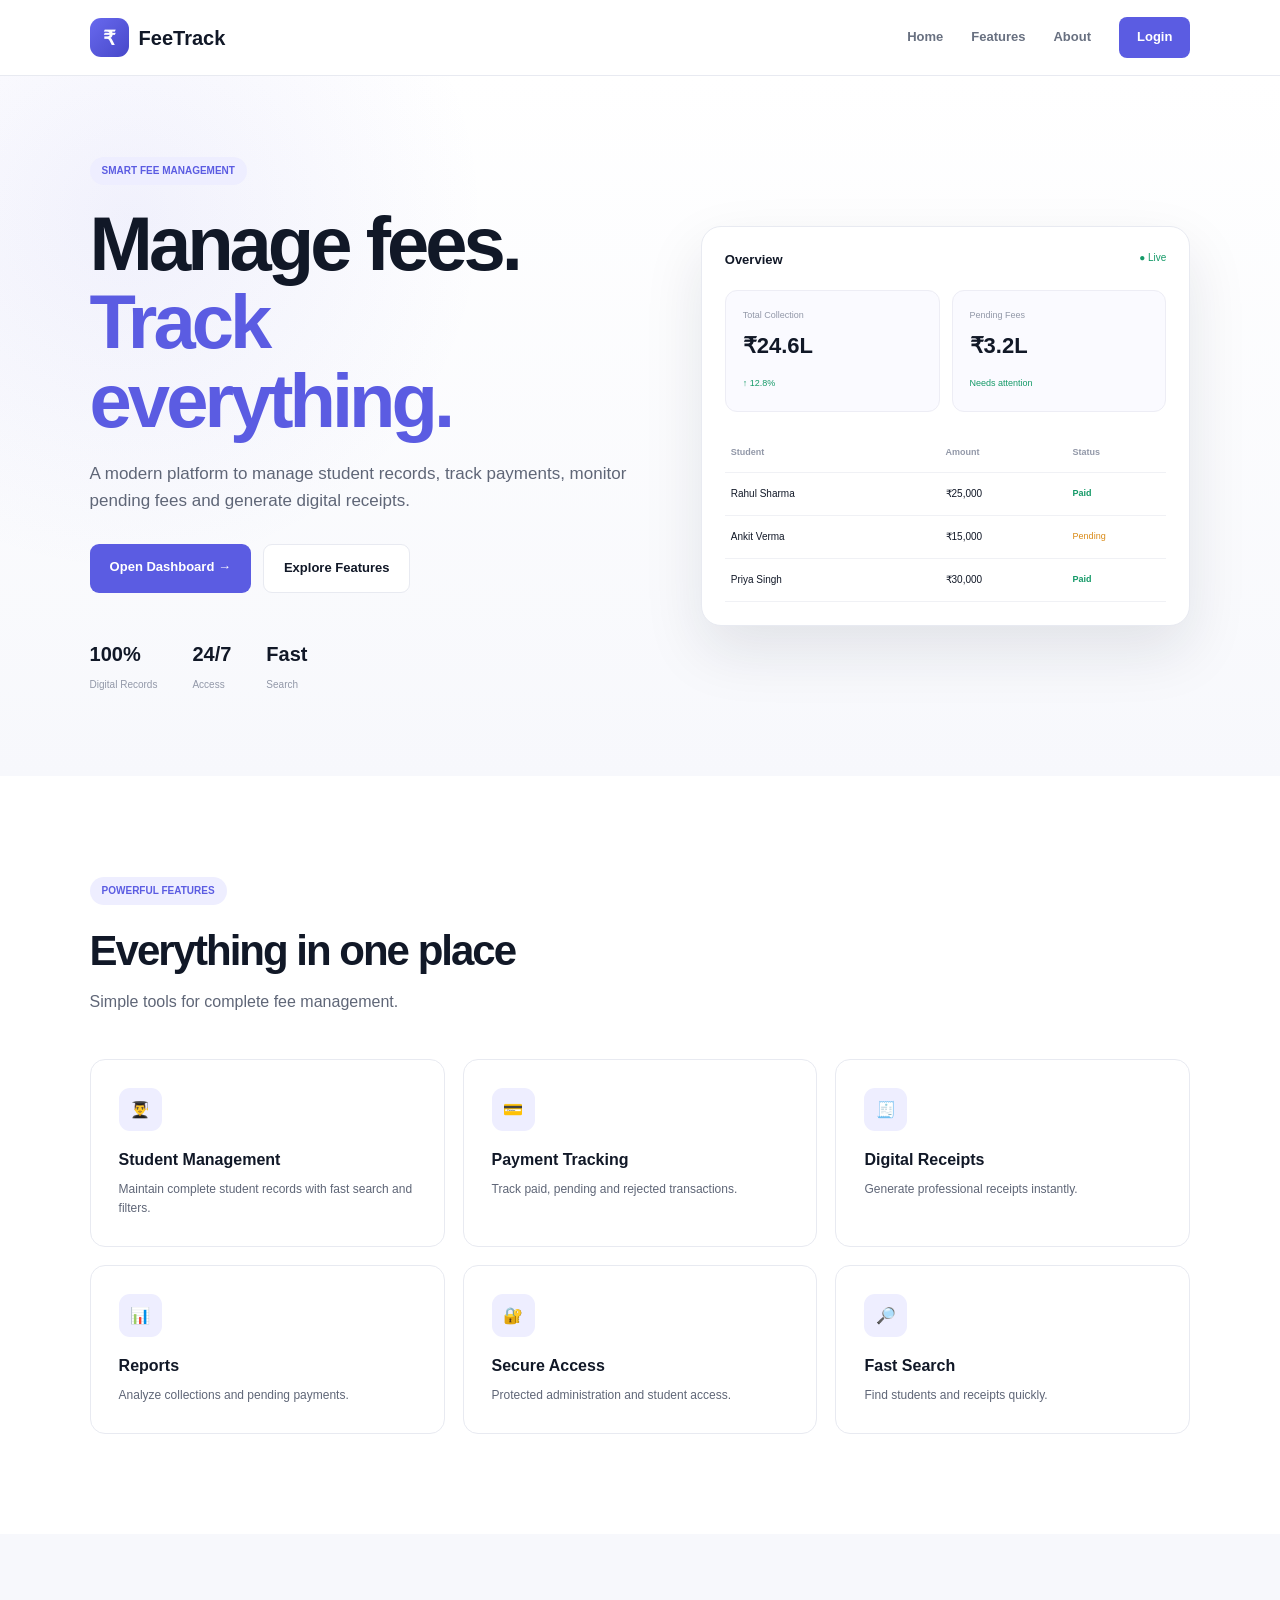
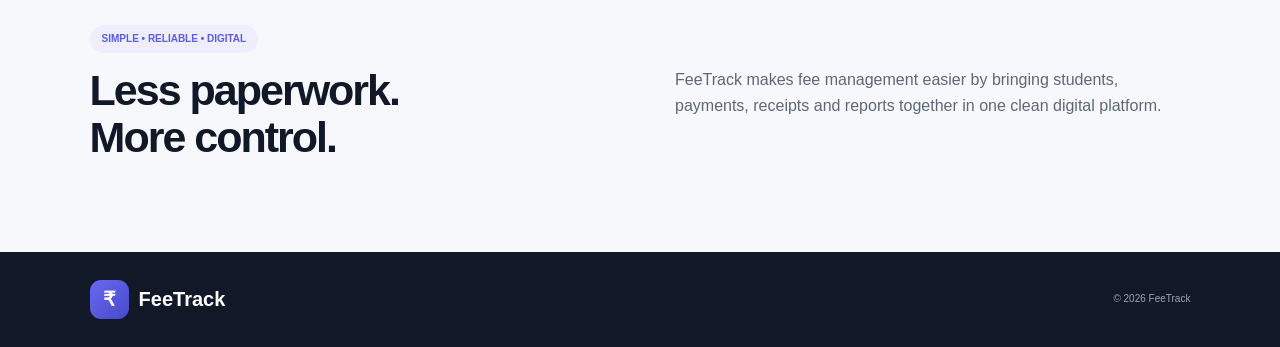
<file: FeeTrack/index.html>
<!DOCTYPE html>
<html lang="en">
<head>
<meta charset="UTF-8">
<meta name="viewport" content="width=device-width,initial-scale=1.0">
<title>FeeTrack | Fee Management</title>
<link rel="stylesheet" href="css/style.css">
</head>
<body>

<header class="navbar">
  <a href="index.html" class="brand">
    <span class="brand-icon">₹</span>
    <span>FeeTrack</span>
  </a>

  <nav>
    <a href="#home">Home</a>
    <a href="#features">Features</a>
    <a href="#about">About</a>
    <a href="login.html" class="login-btn">Login</a>
  </nav>
</header>

<section class="hero" id="home">
  <div class="hero-content">
    <span class="badge">SMART FEE MANAGEMENT</span>

    <h1>Manage fees.<br><span>Track everything.</span></h1>

    <p>
      A modern platform to manage student records,
      track payments, monitor pending fees and generate
      digital receipts.
    </p>

    <div class="hero-buttons">
      <a href="login.html" class="primary-btn">Open Dashboard →</a>
      <a href="#features" class="secondary-btn">Explore Features</a>
    </div>

    <div class="hero-stats">
      <div>
        <strong>100%</strong>
        <small>Digital Records</small>
      </div>
      <div>
        <strong>24/7</strong>
        <small>Access</small>
      </div>
      <div>
        <strong>Fast</strong>
        <small>Search</small>
      </div>
    </div>
  </div>

  <div class="dashboard-preview">
    <div class="preview-top">
      <strong>Overview</strong>
      <span>● Live</span>
    </div>

    <div class="preview-cards">
      <div>
        <small>Total Collection</small>
        <strong>₹24.6L</strong>
        <em>↑ 12.8%</em>
      </div>

      <div>
        <small>Pending Fees</small>
        <strong>₹3.2L</strong>
        <em>Needs attention</em>
      </div>
    </div>

    <div class="preview-table">
      <div class="preview-row head">
        <span>Student</span>
        <span>Amount</span>
        <span>Status</span>
      </div>

      <div class="preview-row">
        <span>Rahul Sharma</span>
        <span>₹25,000</span>
        <b>Paid</b>
      </div>

      <div class="preview-row">
        <span>Ankit Verma</span>
        <span>₹15,000</span>
        <i>Pending</i>
      </div>

      <div class="preview-row">
        <span>Priya Singh</span>
        <span>₹30,000</span>
        <b>Paid</b>
      </div>
    </div>
  </div>
</section>

<section class="features" id="features">

  <div class="section-title">
    <span class="badge">POWERFUL FEATURES</span>
    <h2>Everything in one place</h2>
    <p>Simple tools for complete fee management.</p>
  </div>

  <div class="feature-grid">

    <article>
      <span>👨‍🎓</span>
      <h3>Student Management</h3>
      <p>Maintain complete student records with fast search and filters.</p>
    </article>

    <article>
      <span>💳</span>
      <h3>Payment Tracking</h3>
      <p>Track paid, pending and rejected transactions.</p>
    </article>

    <article>
      <span>🧾</span>
      <h3>Digital Receipts</h3>
      <p>Generate professional receipts instantly.</p>
    </article>

    <article>
      <span>📊</span>
      <h3>Reports</h3>
      <p>Analyze collections and pending payments.</p>
    </article>

    <article>
      <span>🔐</span>
      <h3>Secure Access</h3>
      <p>Protected administration and student access.</p>
    </article>

    <article>
      <span>🔎</span>
      <h3>Fast Search</h3>
      <p>Find students and receipts quickly.</p>
    </article>

  </div>
</section>

<section class="about" id="about">
  <div>
    <span class="badge">SIMPLE • RELIABLE • DIGITAL</span>
    <h2>Less paperwork.<br>More control.</h2>
  </div>

  <p>
    FeeTrack makes fee management easier by bringing
    students, payments, receipts and reports together
    in one clean digital platform.
  </p>
</section>

<footer>
  <div class="brand">
    <span class="brand-icon">₹</span>
    <span>FeeTrack</span>
  </div>

  <span>© 2026 FeeTrack</span>
</footer>

</body>
</html>
</file>
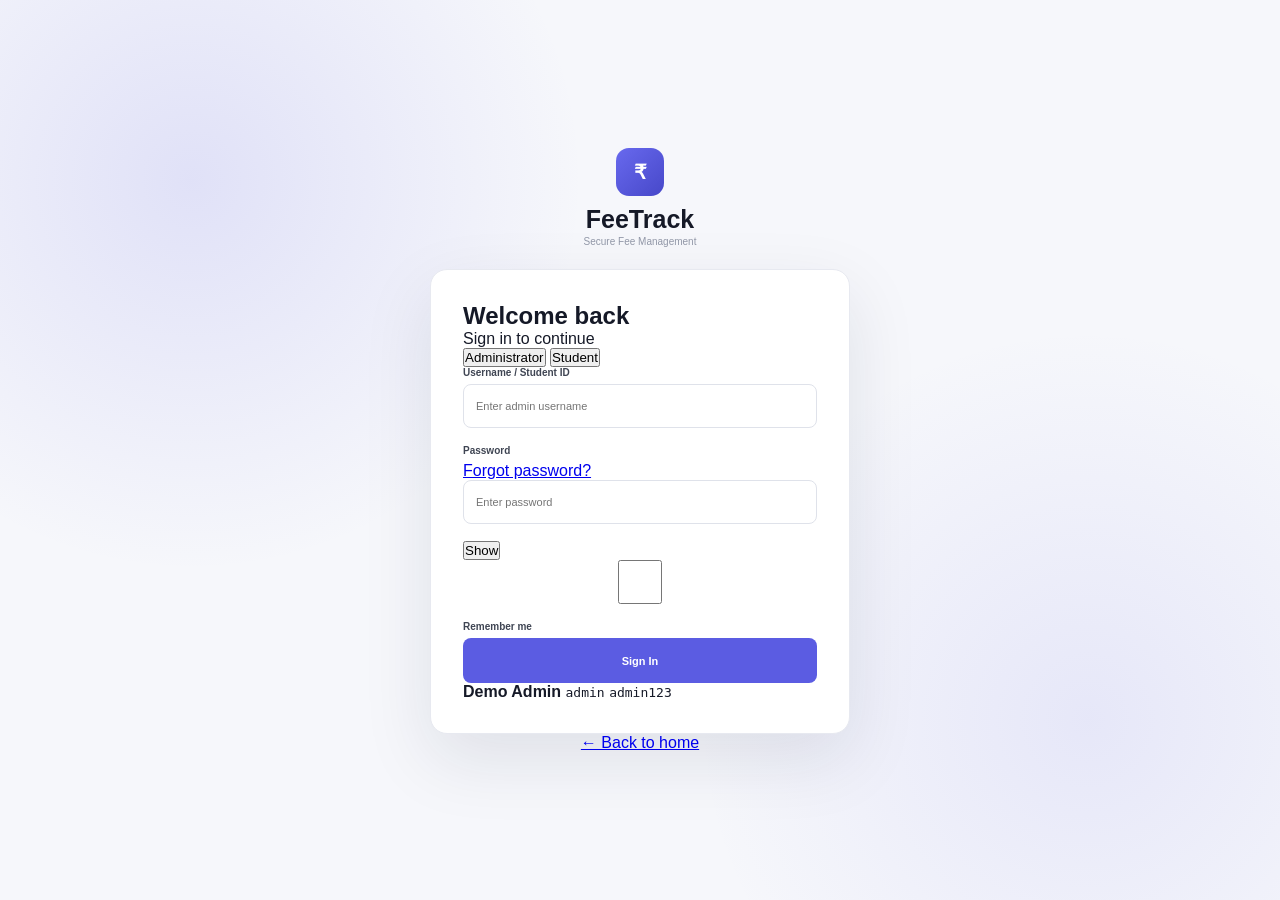
<file: FeeTrack/admin.html>
<!DOCTYPE html>
<html lang="en">
<head>
<meta charset="UTF-8">
<meta name="viewport" content="width=device-width,initial-scale=1.0">
<title>Admin Dashboard | FeeTrack</title>
<link rel="stylesheet" href="css/admin.css">
</head>
<body>

<div class="app">

<aside class="sidebar" id="sidebar">

  <div class="side-brand">
    <span class="brand-icon">₹</span>
    <div>
      <strong>FeeTrack</strong>
      <small>Management</small>
    </div>
  </div>

  <nav>

    <small>MAIN</small>

    <button class="nav active" data-section="dashboard">▦ <span>Dashboard</span></button>
    <button class="nav" data-section="students">♙ <span>Students</span></button>
    <button class="nav" data-section="payments">◉ <span>Payments</span><b id="pendingBadge">0</b></button>
    <button class="nav" data-section="receipts">▤ <span>Receipts</span></button>

    <small>MANAGEMENT</small>

    <button class="nav" data-section="fees">₹ <span>Fee Structure</span></button>
    <button class="nav" data-section="reports">◫ <span>Reports</span></button>
    <button class="nav" data-section="activity">◷ <span>Activity Logs</span></button>

    <small>SYSTEM</small>

    <button class="nav" data-section="notifications">♢ <span>Notifications</span></button>
    <button class="nav" data-section="settings">⚙ <span>Settings</span></button>

  </nav>

  <div class="side-user">
    <div class="avatar">A</div>
    <div>
      <strong>Administrator</strong>
      <small>Super Admin</small>
    </div>
    <button id="logoutBtn">↪</button>
  </div>

</aside>

<main class="main">

<header class="topbar">

  <button class="menu" id="menuBtn">☰</button>

  <div>
    <h2 id="pageTitle">Dashboard</h2>
    <p id="pageSubtitle">Welcome back! Here's what's happening today.</p>
  </div>

  <div class="top-actions">
    <button class="notification-btn">♢</button>

    <div class="top-user">
      <div class="avatar">A</div>
      <span>Administrator</span>
    </div>
  </div>

</header>

<div class="content">

<!-- DASHBOARD -->

<section class="page active" id="dashboard">

<div class="section-top">
  <div>
    <h1>Overview</h1>
    <p>Monitor your fee collection and student records.</p>
  </div>
  <button class="primary" onclick="openPaymentModal()">+ Record Payment</button>
</div>

<div class="stats">

  <div class="stat">
    <span>Total Students</span>
    <strong id="totalStudents">0</strong>
    <small>Registered students</small>
  </div>

  <div class="stat">
    <span>Total Collection</span>
    <strong id="totalCollection">₹0</strong>
    <small class="green">Payment received</small>
  </div>

  <div class="stat">
    <span>Pending Fees</span>
    <strong id="totalPending">₹0</strong>
    <small class="orange">Requires attention</small>
  </div>

  <div class="stat">
    <span>Today's Payments</span>
    <strong id="todayPayments">0</strong>
    <small>Transactions today</small>
  </div>

</div>

<div class="dashboard-grid">

<div class="panel">

<div class="panel-title">
  <div>
    <h3>Recent Payments</h3>
    <p>Latest payment activity</p>
  </div>
  <button class="text-btn" onclick="navigateTo('payments')">View all →</button>
</div>

<div class="table-wrap">
<table>
<thead>
<tr>
<th>Receipt</th>
<th>Student</th>
<th>Amount</th>
<th>Mode</th>
<th>Status</th>
</tr>
</thead>
<tbody id="recentPayments"></tbody>
</table>
</div>

</div>

<div class="panel">

<div class="panel-title">
<div>
<h3>Payment Status</h3>
<p>Current overview</p>
</div>
</div>

<div class="donut-box">
<div class="donut">
<div>
<strong id="paidPercentage">0%</strong>
<small>Paid</small>
</div>
</div>
</div>

<div class="legend">
<span>● Paid <b id="paidCount">0</b></span>
<span>● Pending <b id="pendingCount">0</b></span>
</div>

</div>

</div>

<div class="panel">

<div class="panel-title">
<div>
<h3>Quick Actions</h3>
<p>Frequently used tools</p>
</div>
</div>

<div class="quick">

<button onclick="navigateTo('students')">
<span>♙</span>
<strong>Manage Students</strong>
<small>Add or update records</small>
</button>

<button onclick="openPaymentModal()">
<span>₹</span>
<strong>Record Payment</strong>
<small>Add transaction</small>
</button>

<button onclick="navigateTo('receipts')">
<span>▤</span>
<strong>Find Receipt</strong>
<small>Search receipts</small>
</button>

<button onclick="navigateTo('reports')">
<span>◫</span>
<strong>View Reports</strong>
<small>Analyze data</small>
</button>

</div>
</div>

</section>


<!-- STUDENTS -->

<section class="page" id="students">

<div class="section-top">
<div>
<h1>Students</h1>
<p>Manage student records and fee information.</p>
</div>
<button class="primary" onclick="openStudentModal()">+ Add Student</button>
</div>

<div class="toolbar">

<div class="search">
⌕
<input id="studentSearch" placeholder="Search by name, ID or course...">
</div>

<select id="courseFilter">
<option value="">All Courses</option>
<option>Computer Science</option>
<option>Information Technology</option>
<option>Mechanical Engineering</option>
<option>Electrical Engineering</option>
</select>

<button class="secondary" onclick="resetStudentFilters()">Reset</button>

</div>

<div class="panel">
<div class="table-wrap">

<table>
<thead>
<tr>
<th>Student</th>
<th>ID</th>
<th>Course</th>
<th>Semester</th>
<th>Total</th>
<th>Paid</th>
<th>Due</th>
<th>Status</th>
<th>Action</th>
</tr>
</thead>
<tbody id="studentsTable"></tbody>
</table>

</div>
</div>

</section>


<!-- PAYMENTS -->

<section class="page" id="payments">

<div class="section-top">
<div>
<h1>Payments</h1>
<p>Track and verify payment transactions.</p>
</div>
<button class="primary" onclick="openPaymentModal()">+ Record Payment</button>
</div>

<div class="toolbar">

<div class="search">
⌕
<input id="paymentSearch" placeholder="Search payment or student...">
</div>

<select id="paymentStatusFilter">
<option value="">All Status</option>
<option>Paid</option>
<option>Pending</option>
<option>Rejected</option>
</select>

<select id="paymentModeFilter">
<option value="">All Modes</option>
<option>Cash</option>
<option>UPI</option>
<option>Card</option>
<option>Bank Transfer</option>
</select>

</div>

<div class="panel">
<div class="table-wrap">

<table>
<thead>
<tr>
<th>Payment ID</th>
<th>Receipt</th>
<th>Student</th>
<th>Amount</th>
<th>Mode</th>
<th>Date</th>
<th>Status</th>
<th>Action</th>
</tr>
</thead>
<tbody id="paymentsTable"></tbody>
</table>

</div>
</div>

</section>


<!-- RECEIPTS -->

<section class="page" id="receipts">

<div class="section-top">
<div>
<h1>Receipts</h1>
<p>Search, view and print payment receipts.</p>
</div>
</div>

<div class="toolbar">
<div class="search wide">
⌕
<input id="receiptSearch" placeholder="Search receipt, payment ID or student...">
</div>
</div>

<div class="panel">
<div class="table-wrap">

<table>
<thead>
<tr>
<th>Receipt Number</th>
<th>Student</th>
<th>Payment ID</th>
<th>Amount</th>
<th>Date</th>
<th>Status</th>
<th>Action</th>
</tr>
</thead>
<tbody id="receiptsTable"></tbody>
</table>

</div>
</div>

</section>


<!-- FEES -->

<section class="page" id="fees">

<div class="section-top">
<div>
<h1>Fee Structure</h1>
<p>Configure fees and payment deadlines.</p>
</div>
<button class="primary" onclick="openFeeModal()">+ Add Fee</button>
</div>

<div class="fee-grid" id="feeGrid"></div>

</section>


<!-- REPORTS -->

<section class="page" id="reports">

<div class="section-top">
<div>
<h1>Reports</h1>
<p>Analyze payment and collection records.</p>
</div>
<button class="secondary" onclick="window.print()">Print Report</button>
</div>

<div class="stats">

<div class="stat">
<span>Total Transactions</span>
<strong id="reportTransactions">0</strong>
</div>

<div class="stat">
<span>Total Collected</span>
<strong id="reportCollected">₹0</strong>
</div>

<div class="stat">
<span>Pending Amount</span>
<strong id="reportPending">₹0</strong>
</div>

<div class="stat">
<span>Collection Rate</span>
<strong id="reportRate">0%</strong>
</div>

</div>

<div class="dashboard-grid">

<div class="panel">
<div class="panel-title">
<div>
<h3>Collection by Payment Mode</h3>
<p>Transaction distribution</p>
</div>
</div>
<div class="report-list" id="modeReport"></div>
</div>

<div class="panel">
<div class="panel-title">
<div>
<h3>Fee Status</h3>
<p>Student payment status</p>
</div>
</div>
<div class="report-list" id="feeStatusReport"></div>
</div>

</div>

</section>


<!-- ACTIVITY -->

<section class="page" id="activity">

<div class="section-top">
<div>
<h1>Activity Logs</h1>
<p>Track recent system activity.</p>
</div>
<button class="secondary" onclick="clearActivityLogs()">Clear Logs</button>
</div>

<div class="panel">
<div class="activity-list" id="activityList"></div>
</div>

</section>


<!-- NOTIFICATIONS -->

<section class="page" id="notifications">

<div class="section-top">
<div>
<h1>Notifications</h1>
<p>Payment and fee-related alerts.</p>
</div>
</div>

<div class="panel">
<div class="notification-list" id="notificationList"></div>
</div>

</section>


<!-- SETTINGS -->

<section class="page" id="settings">

<div class="section-top">
<div>
<h1>Settings</h1>
<p>Manage account and system preferences.</p>
</div>
</div>

<div class="settings-grid">

<div class="panel settings">

<h3>Administrator Profile</h3>
<p>Update administrator information.</p>

<label>Name</label>
<input id="adminName" value="Administrator">

<label>Email</label>
<input id="adminEmail" value="admin@feetrack.com">

<button class="primary" onclick="saveSettings()">Save Changes</button>

</div>

<div class="panel settings">

<h3>System Preferences</h3>
<p>Control application behaviour.</p>

<label class="switch">
<span>
<strong>Payment Notifications</strong>
<small>Show payment alerts</small>
</span>
<input type="checkbox" checked id="paymentNotifications">
</label>

<label class="switch">
<span>
<strong>Activity Logging</strong>
<small>Record administrative actions</small>
</span>
<input type="checkbox" checked id="activityLogging">
</label>

<label class="switch">
<span>
<strong>Auto Receipt Generation</strong>
<small>Generate receipts automatically</small>
</span>
<input type="checkbox" checked id="autoReceipt">
</label>

</div>

</div>

</section>

</div>
</main>
</div>


<!-- STUDENT MODAL -->

<div class="modal-bg" id="studentModal">

<div class="modal">

<div class="modal-head">
<div>
<h3 id="studentModalTitle">Add Student</h3>
<p>Enter student information.</p>
</div>
<button onclick="closeModal('studentModal')">×</button>
</div>

<form id="studentForm">

<input type="hidden" id="editStudentId">

<div class="form-grid">

<div>
<label>Student ID</label>
<input id="studentId" required>
</div>

<div>
<label>Full Name</label>
<input id="studentName" required>
</div>

<div>
<label>Course</label>
<select id="studentCourse" required>
<option value="">Select course</option>
<option>Computer Science</option>
<option>Information Technology</option>
<option>Mechanical Engineering</option>
<option>Electrical Engineering</option>
</select>
</div>

<div>
<label>Semester</label>
<select id="studentSemester" required>
<option value="">Select semester</option>
<option>1st</option>
<option>2nd</option>
<option>3rd</option>
<option>4th</option>
<option>5th</option>
<option>6th</option>
<option>7th</option>
<option>8th</option>
</select>
</div>

<div>
<label>Contact Number</label>
<input id="studentContact" required>
</div>

<div>
<label>Total Fee</label>
<input id="studentFee" type="number" min="0" required>
</div>

</div>

<div class="modal-actions">
<button type="button" class="secondary" onclick="closeModal('studentModal')">Cancel</button>
<button class="primary">Save Student</button>
</div>

</form>
</div>
</div>


<!-- PAYMENT MODAL -->

<div class="modal-bg" id="paymentModal">

<div class="modal">

<div class="modal-head">
<div>
<h3>Record Payment</h3>
<p>Add a new payment transaction.</p>
</div>
<button onclick="closeModal('paymentModal')">×</button>
</div>

<form id="paymentForm">

<div class="form-grid">

<div class="full">
<label>Student</label>
<select id="paymentStudent" required></select>
</div>

<div>
<label>Amount</label>
<input id="paymentAmount" type="number" min="1" required>
</div>

<div>
<label>Payment Mode</label>
<select id="paymentMode" required>
<option value="">Select mode</option>
<option>Cash</option>
<option>UPI</option>
<option>Card</option>
<option>Bank Transfer</option>
</select>
</div>

<div>
<label>Date</label>
<input id="paymentDate" type="date" required>
</div>

<div>
<label>Status</label>
<select id="paymentStatus">
<option>Paid</option>
<option>Pending</option>
</select>
</div>

<div class="full">
<label>Remarks</label>
<textarea id="paymentRemarks"></textarea>
</div>

</div>

<div class="modal-actions">
<button type="button" class="secondary" onclick="closeModal('paymentModal')">Cancel</button>
<button class="primary">Save Payment</button>
</div>

</form>
</div>
</div>


<!-- FEE MODAL -->

<div class="modal-bg" id="feeModal">

<div class="modal small">

<div class="modal-head">
<div>
<h3>Add Fee Type</h3>
<p>Create a new fee category.</p>
</div>
<button onclick="closeModal('feeModal')">×</button>
</div>

<form id="feeForm">

<label>Fee Name</label>
<input id="feeName" required>

<label>Amount</label>
<input id="feeAmount" type="number" min="0" required>

<label>Due Date</label>
<input id="feeDueDate" type="date" required>

<div class="modal-actions">
<button type="button" class="secondary" onclick="closeModal('feeModal')">Cancel</button>
<button class="primary">Add Fee</button>
</div>

</form>
</div>
</div>


<!-- RECEIPT MODAL -->

<div class="modal-bg" id="receiptModal">

<div class="modal receipt-modal">

<div class="modal-head no-print">
<div>
<h3>Payment Receipt</h3>
<p>Official payment confirmation.</p>
</div>
<button onclick="closeModal('receiptModal')">×</button>
</div>

<div id="receiptContent"></div>

<div class="modal-actions no-print">
<button class="secondary" onclick="closeModal('receiptModal')">Close</button>
<button class="primary" onclick="printReceipt()">Print Receipt</button>
</div>

</div>
</div>

<div id="toast"></div>

<script src="js/storage.js"></script>
<script src="js/auth.js"></script>
<script src="js/admin.js"></script>

</body>
</html>
</file>
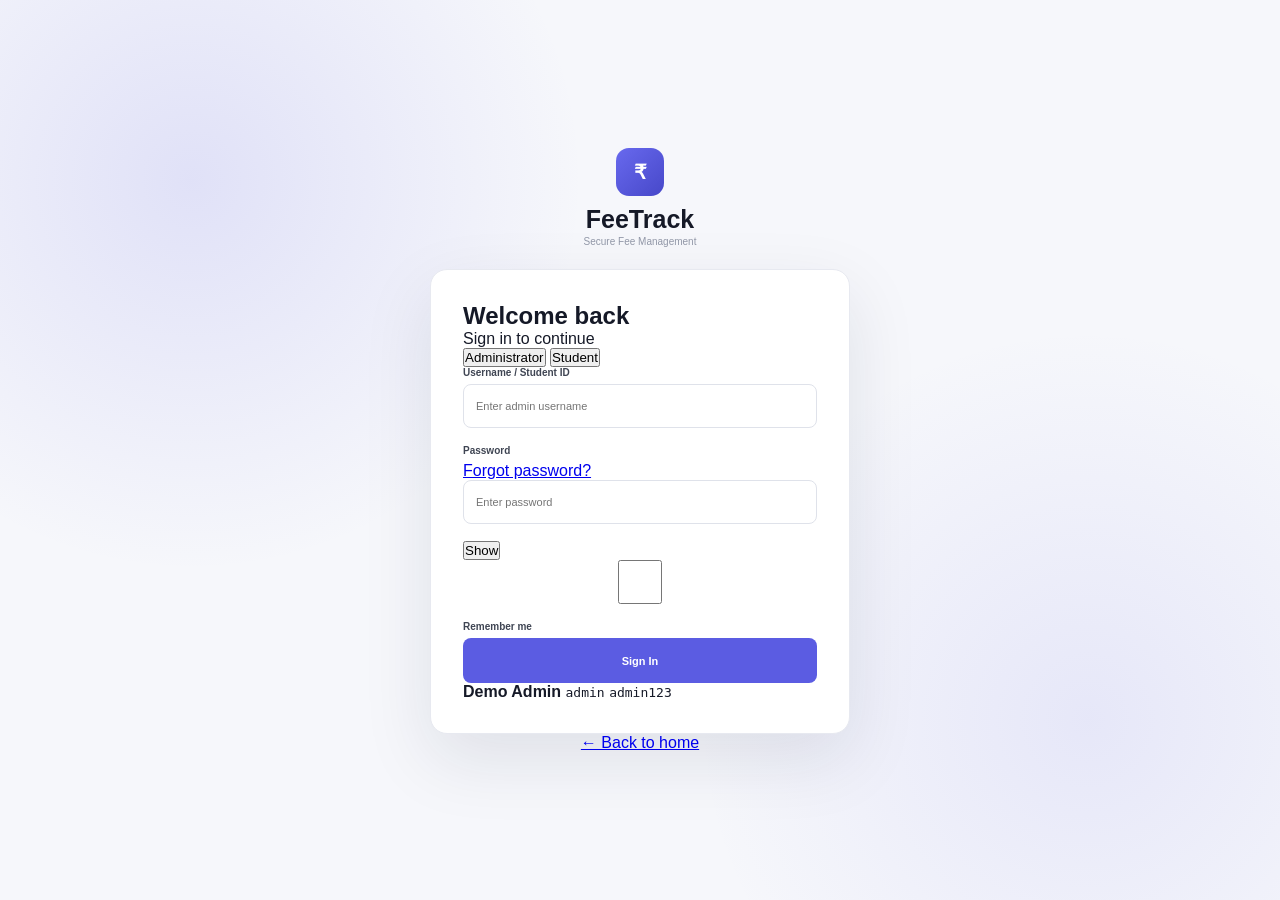
<file: FeeTrack/login.html>
<!DOCTYPE html>
<html lang="en">
<head>
<meta charset="UTF-8">
<meta name="viewport" content="width=device-width,initial-scale=1.0">
<title>Login | FeeTrack</title>
<link rel="stylesheet" href="css/login.css">
</head>
<body>

<main class="login-page">

  <div class="login-brand">
    <div class="brand-icon">₹</div>
    <h1>FeeTrack</h1>
    <p>Secure Fee Management</p>
  </div>

  <div class="login-card">

    <div class="heading">
      <h2>Welcome back</h2>
      <p>Sign in to continue</p>
    </div>

    <div class="tabs">
      <button id="adminTab" class="active">Administrator</button>
      <button id="studentTab">Student</button>
    </div>

    <form id="loginForm">

      <label>Username / Student ID</label>
      <input id="username" placeholder="Enter admin username" required>

      <div class="password-label">
        <label>Password</label>
        <a href="#" id="forgotPassword">Forgot password?</a>
      </div>

      <div class="password-box">
        <input id="password" type="password" placeholder="Enter password" required>
        <button type="button" id="togglePassword">Show</button>
      </div>

      <label class="remember">
        <input type="checkbox" id="remember">
        Remember me
      </label>

      <button class="login-submit" type="submit">Sign In</button>

      <div id="loginMessage"></div>
    </form>

    <div class="demo" id="demoInfo">
      <strong>Demo Admin</strong>
      <code>admin</code>
      <code>admin123</code>
    </div>

  </div>

  <a class="back" href="index.html">← Back to home</a>

</main>

<script src="js/storage.js"></script>
<script src="js/auth.js"></script>
<script src="js/app.js"></script>
</body>
</html>
</file>
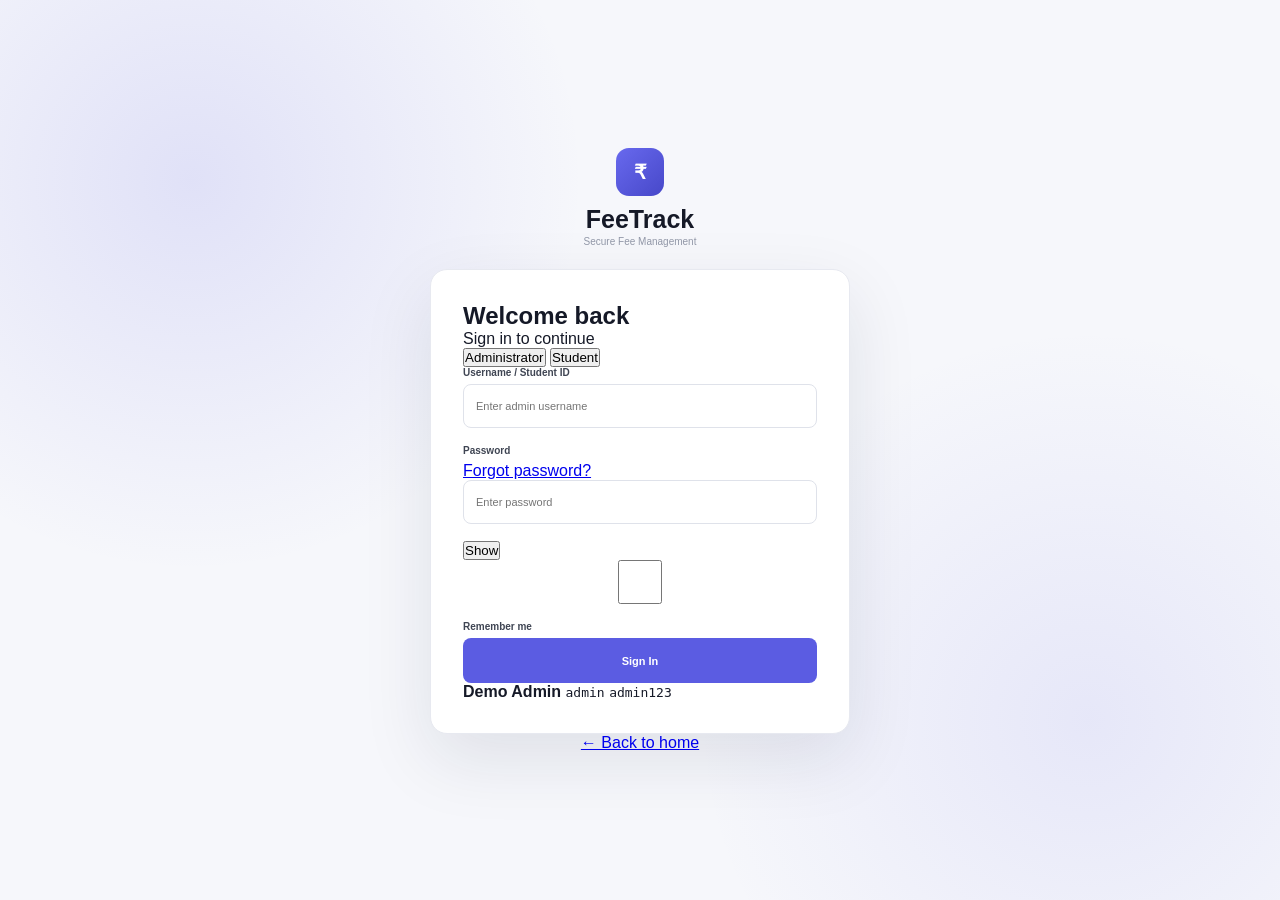
<file: FeeTrack/receipts.html>
<!DOCTYPE html>
<html lang="en">

<head>

<meta charset="UTF-8">

<meta name="viewport"
content="width=device-width,initial-scale=1.0">

<title>Receipts | FeeTrack</title>

<link rel="stylesheet"
href="css/admin.css">

</head>

<body>

<div class="app">

<aside class="sidebar">

<div class="side-brand">

<span class="brand-icon">₹</span>

<div>
<strong>FeeTrack</strong>
<small>Management</small>
</div>

</div>

<nav>

<small>MAIN</small>

<a class="nav"
href="admin.html">
▦ <span>Dashboard</span>
</a>

<a class="nav"
href="admin.html">
♙ <span>Students</span>
</a>

<a class="nav"
href="admin.html">
◉ <span>Payments</span>
</a>

<a class="nav active"
href="receipts.html">
▤ <span>Receipts</span>
</a>

<small>MANAGEMENT</small>

<a class="nav"
href="reports.html">
◫ <span>Reports</span>
</a>

</nav>

<div class="side-user">

<div class="avatar">A</div>

<div>
<strong>Administrator</strong>
<small>Super Admin</small>
</div>

<button onclick="logout()">↪</button>

</div>

</aside>

<main class="main">

<header class="topbar">

<button class="menu"
id="menuBtn">
☰
</button>

<div>
<h2>Receipts</h2>
<p>Search, view and print payment receipts.</p>
</div>

</header>

<div class="content">

<section class="page active">

<div class="section-top">

<div>
<h1>Payment Receipts</h1>
<p>
Search and manage generated receipts.
</p>
</div>

</div>

<div class="toolbar">

<div class="search">

⌕

<input
id="receiptSearch"
placeholder="Search receipt, payment ID or student..."
>

</div>

</div>

<div class="panel">

<div class="table-wrap">

<table>

<thead>

<tr>

<th>Receipt Number</th>
<th>Student</th>
<th>Payment ID</th>
<th>Amount</th>
<th>Date</th>
<th>Status</th>
<th>Action</th>

</tr>

</thead>

<tbody id="receiptsTable"></tbody>

</table>

</div>

</div>

</section>

</div>

</main>

</div>


<div class="modal-bg"
id="receiptModal">

<div class="modal receipt-modal">

<div class="modal-head no-print">

<div>

<h3>Payment Receipt</h3>

<p>
Official payment confirmation.
</p>

</div>

<button
onclick="closeModal('receiptModal')">
×
</button>

</div>

<div id="receiptContent"></div>

<div class="modal-actions no-print">

<button
class="secondary"
onclick="closeModal('receiptModal')">
Close
</button>

<button
class="primary"
onclick="printReceipt()">
Print Receipt
</button>

</div>

</div>

</div>


<div id="toast"></div>


<script src="js/storage.js"></script>
<script src="js/auth.js"></script>
<script src="js/app.js"></script>
<script src="js/receipts.js"></script>

<script>
requireAuth("admin");
renderReceipts();
</script>

</body>

</html>
</file>
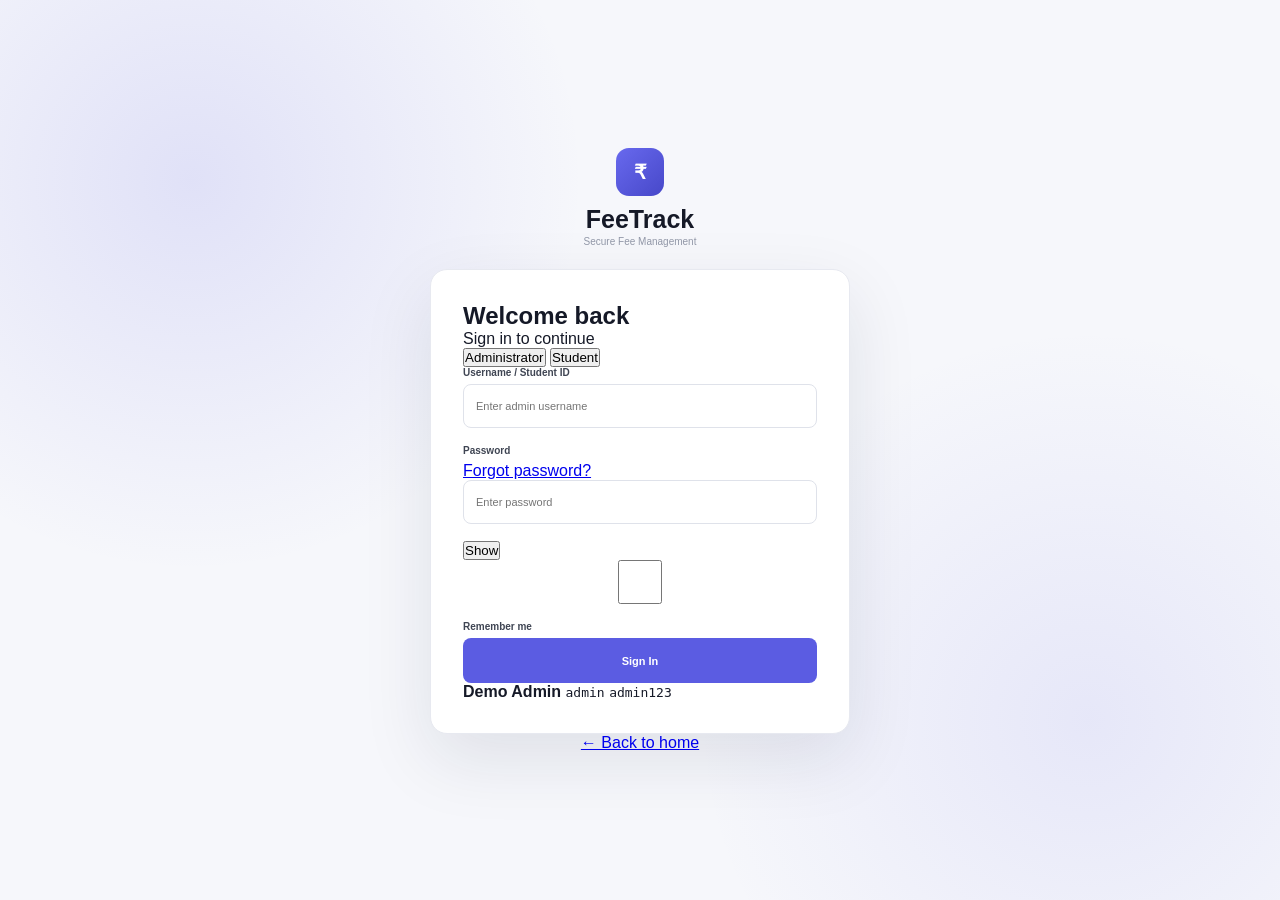
<file: FeeTrack/reports.html>
<!DOCTYPE html>
<html lang="en">

<head>

<meta charset="UTF-8">

<meta name="viewport"
content="width=device-width,initial-scale=1.0">

<title>Reports | FeeTrack</title>

<link rel="stylesheet"
href="css/admin.css">

</head>

<body>

<div class="app">

<aside class="sidebar">

<div class="side-brand">

<span class="brand-icon">₹</span>

<div>
<strong>FeeTrack</strong>
<small>Management</small>
</div>

</div>

<nav>

<small>MAIN</small>

<a class="nav"
href="admin.html">
▦ <span>Dashboard</span>
</a>

<a class="nav"
href="admin.html">
♙ <span>Students</span>
</a>

<a class="nav"
href="admin.html">
◉ <span>Payments</span>
</a>

<a class="nav"
href="receipts.html">
▤ <span>Receipts</span>
</a>

<small>MANAGEMENT</small>

<a class="nav active"
href="reports.html">
◫ <span>Reports</span>
</a>

</nav>

<div class="side-user">

<div class="avatar">A</div>

<div>
<strong>Administrator</strong>
<small>Super Admin</small>
</div>

<button onclick="logout()">↪</button>

</div>

</aside>


<main class="main">

<header class="topbar">

<button
class="menu"
id="menuBtn">
☰
</button>

<div>

<h2>Reports</h2>

<p>
Analyze collection and payment records.
</p>

</div>

</header>


<div class="content">

<section class="page active">

<div class="section-top">

<div>

<h1>Financial Reports</h1>

<p>
Overview of fee collection and payment status.
</p>

</div>

<button
class="secondary"
onclick="window.print()">
Print Report
</button>

</div>


<div class="stats">

<div class="stat">

<span>
Total Transactions
</span>

<strong id="reportTransactions">
0
</strong>

<small>
All recorded payments
</small>

</div>


<div class="stat">

<span>
Total Collected
</span>

<strong id="reportCollected">
₹0
</strong>

<small class="green">
Successful payments
</small>

</div>


<div class="stat">

<span>
Pending Amount
</span>

<strong id="reportPending">
₹0
</strong>

<small class="orange">
Outstanding amount
</small>

</div>


<div class="stat">

<span>
Collection Rate
</span>

<strong id="reportRate">
0%
</strong>

<small>
Overall collection
</small>

</div>

</div>


<div class="dashboard-grid">


<div class="panel">

<div class="panel-title">

<div>

<h3>
Collection by Payment Mode
</h3>

<p>
Payment distribution
</p>

</div>

</div>

<div
class="report-list"
id="modeReport">
</div>

</div>


<div class="panel">

<div class="panel-title">

<div>

<h3>
Fee Status
</h3>

<p>
Student-wise status
</p>

</div>

</div>

<div
class="report-list"
id="feeStatusReport">
</div>

</div>


</div>


<div class="panel">

<div class="panel-title">

<div>

<h3>
Report Summary
</h3>

<p>
Current system statistics
</p>

</div>

</div>

<div
class="report-list"
id="summaryReport">

</div>

</div>

</section>

</div>

</main>

</div>


<script src="js/storage.js"></script>
<script src="js/auth.js"></script>
<script src="js/app.js"></script>
<script src="js/reports.js"></script>

<script>

const session =
requireAuth("admin");

if(session){

renderReports();

const db =
loadDB();

const summary =
document.getElementById(
"summaryReport"
);

if(summary){

const totalStudents =
db.students.length;

const paidStudents =
db.students.filter(
student =>
studentDue(student) <= 0
).length;

const pendingStudents =
totalStudents -
paidStudents;

summary.innerHTML = `

<div class="report-row">

<div class="report-row-top">

<span>
Registered Students
</span>

<strong>
${totalStudents}
</strong>

</div>

<div class="progress">

<div
class="progress-bar"
style="
width:100%;
">
</div>

</div>

</div>


<div class="report-row">

<div class="report-row-top">

<span>
Fully Paid Students
</span>

<strong>
${paidStudents}
</strong>

</div>

<div class="progress">

<div
class="progress-bar"
style="
width:${
totalStudents
? Math.round(
paidStudents /
totalStudents *
100
)
:0
}%;
">
</div>

</div>

</div>


<div class="report-row">

<div class="report-row-top">

<span>
Students With Outstanding Fees
</span>

<strong>
${pendingStudents}
</strong>

</div>

<div class="progress">

<div
class="progress-bar"
style="
width:${
totalStudents
? Math.round(
pendingStudents /
totalStudents *
100
)
:0
}%;
">
</div>

</div>

</div>

`;

}

}

</script>

</body>

</html>
</file>
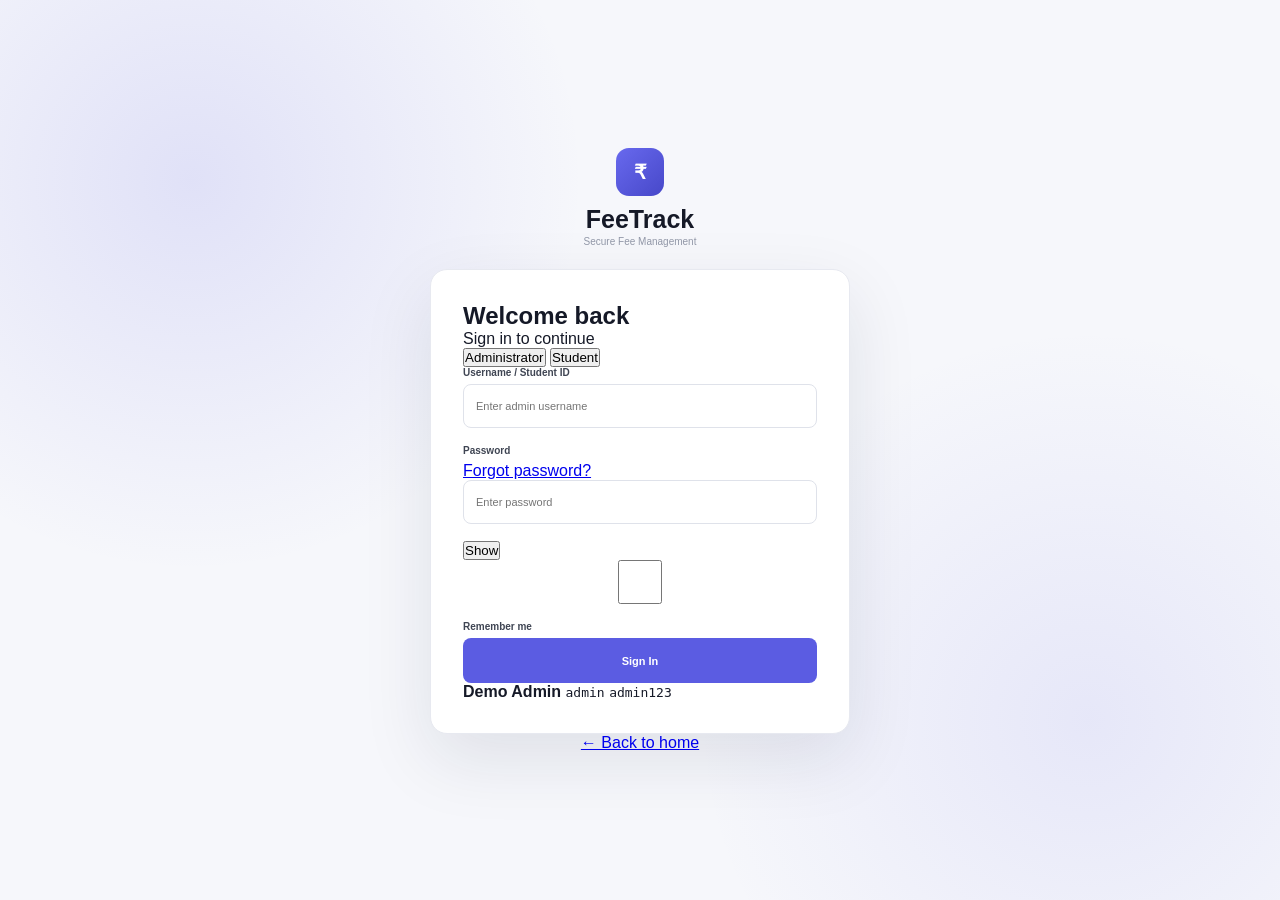
<file: FeeTrack/student.html>
<!DOCTYPE html>
<html lang="en">
<head>
<meta charset="UTF-8">
<meta name="viewport" content="width=device-width,initial-scale=1.0">
<title>Student Dashboard | FeeTrack</title>
<link rel="stylesheet" href="css/admin.css">
</head>
<body>

<div class="app">

<aside class="sidebar">

<div class="side-brand">
<span class="brand-icon">₹</span>
<div>
<strong>FeeTrack</strong>
<small>Student Portal</small>
</div>
</div>

<nav>

<small>MENU</small>

<button class="nav active" data-section="studentOverview">▦ <span>Overview</span></button>
<button class="nav" data-section="studentPayments">◉ <span>Payments</span></button>
<button class="nav" data-section="studentReceipts">▤ <span>Receipts</span></button>
<button class="nav" data-section="studentProfile">♙ <span>My Profile</span></button>

</nav>

<div class="side-user">
<div class="avatar" id="studentAvatar">S</div>
<div>
<strong id="studentSideName">Student</strong>
<small>Student Account</small>
</div>
<button onclick="logout()">↪</button>
</div>

</aside>

<main class="main">

<header class="topbar">

<button class="menu" id="menuBtn">☰</button>

<div>
<h2 id="studentPageTitle">Overview</h2>
<p>Track your fee information and payments.</p>
</div>

<div class="top-user">
<div class="avatar" id="studentTopAvatar">S</div>
</div>

</header>

<div class="content">

<section class="page active" id="studentOverview">

<div class="section-top">
<div>
<h1>Hello, <span id="studentNameTitle">Student</span> 👋</h1>
<p>Here's your current fee summary.</p>
</div>
</div>

<div class="stats">

<div class="stat">
<span>Total Fee</span>
<strong id="studentTotalFee">₹0</strong>
</div>

<div class="stat">
<span>Amount Paid</span>
<strong id="studentPaid">₹0</strong>
<small class="green">Successfully paid</small>
</div>

<div class="stat">
<span>Amount Due</span>
<strong id="studentDue">₹0</strong>
<small class="orange">Pending amount</small>
</div>

<div class="stat">
<span>Payments</span>
<strong id="studentPaymentCount">0</strong>
</div>

</div>

<div class="panel">

<div class="panel-title">
<div>
<h3>Recent Payments</h3>
<p>Your latest transactions</p>
</div>
</div>

<div class="table-wrap">

<table>
<thead>
<tr>
<th>Receipt</th>
<th>Amount</th>
<th>Mode</th>
<th>Date</th>
<th>Status</th>
</tr>
</thead>

<tbody id="studentRecentPayments"></tbody>

</table>

</div>

</div>

</section>


<section class="page" id="studentPayments">

<div class="section-top">
<div>
<h1>Payment History</h1>
<p>All your fee transactions.</p>
</div>
</div>

<div class="panel">

<div class="table-wrap">

<table>
<thead>
<tr>
<th>Payment ID</th>
<th>Receipt</th>
<th>Amount</th>
<th>Mode</th>
<th>Date</th>
<th>Status</th>
</tr>
</thead>

<tbody id="studentPaymentsTable"></tbody>

</table>

</div>

</div>

</section>


<section class="page" id="studentReceipts">

<div class="section-top">
<div>
<h1>My Receipts</h1>
<p>View your payment receipts.</p>
</div>
</div>

<div class="panel">

<div class="table-wrap">

<table>
<thead>
<tr>
<th>Receipt Number</th>
<th>Payment ID</th>
<th>Amount</th>
<th>Date</th>
<th>Action</th>
</tr>
</thead>

<tbody id="studentReceiptsTable"></tbody>

</table>

</div>

</div>

</section>


<section class="page" id="studentProfile">

<div class="section-top">
<div>
<h1>My Profile</h1>
<p>Your registered information.</p>
</div>
</div>

<div class="panel profile-card">

<div class="profile-avatar" id="profileAvatar">S</div>

<div>
<h2 id="profileName">Student</h2>
<p id="profileId">STU0000</p>
</div>

<div class="profile-grid">

<div>
<small>Course</small>
<strong id="profileCourse">-</strong>
</div>

<div>
<small>Semester</small>
<strong id="profileSemester">-</strong>
</div>

<div>
<small>Contact</small>
<strong id="profileContact">-</strong>
</div>

<div>
<small>Total Fee</small>
<strong id="profileFee">₹0</strong>
</div>

</div>

</div>

</section>

</div>

</main>
</div>

<div class="modal-bg" id="studentReceiptModal">

<div class="modal receipt-modal">

<div class="modal-head no-print">
<h3>Payment Receipt</h3>
<button onclick="closeModal('studentReceiptModal')">×</button>
</div>

<div id="studentReceiptContent"></div>

<div class="modal-actions no-print">
<button class="secondary" onclick="closeModal('studentReceiptModal')">Close</button>
<button class="primary" onclick="printStudentReceipt()">Print Receipt</button>
</div>

</div>
</div>

<script src="js/storage.js"></script>
<script src="js/auth.js"></script>
<script src="js/student.js"></script>

</body>
</html>
</file>
<file: FeeTrack/css/style.css>
*{
margin:0;
padding:0;
box-sizing:border-box;
}

html{
scroll-behavior:smooth;
}

body{
font-family:Inter,"Segoe UI",Arial,sans-serif;
background:#f7f8fc;
color:#111827;
line-height:1.6;
}

a{
text-decoration:none;
color:inherit;
}

.navbar{
height:76px;
padding:0 7%;
display:flex;
align-items:center;
justify-content:space-between;
background:#fff;
border-bottom:1px solid #e8eaf1;
position:sticky;
top:0;
z-index:10;
}

.brand{
display:flex;
align-items:center;
gap:10px;
font-size:20px;
font-weight:800;
}

.brand-icon{
width:39px;
height:39px;
display:grid;
place-items:center;
border-radius:11px;
background:linear-gradient(135deg,#6869ee,#4748c9);
color:#fff;
}

.navbar nav{
display:flex;
align-items:center;
gap:28px;
font-size:13px;
font-weight:650;
color:#687080;
}

.navbar nav a:hover{
color:#5b5ce2;
}

.login-btn{
padding:10px 18px;
background:#5b5ce2;
color:#fff!important;
border-radius:8px;
}

.hero{
min-height:680px;
padding:80px 7%;
display:grid;
grid-template-columns:1.05fr .95fr;
gap:70px;
align-items:center;
background:
radial-gradient(circle at 10% 20%,rgba(91,92,226,.08),transparent 28%),
linear-gradient(#fff,#f7f8fc);
}

.hero-content{
max-width:680px;
}

.badge{
display:inline-block;
padding:6px 12px;
border-radius:30px;
background:#eeeeff;
color:#5b5ce2;
font-size:10px;
font-weight:800;
}

.hero h1{
font-size:clamp(48px,6vw,76px);
line-height:1.03;
letter-spacing:-4px;
margin:20px 0;
}

.hero h1 span{
color:#5b5ce2;
}

.hero p{
font-size:17px;
color:#5f6677;
max-width:580px;
margin-bottom:30px;
}

.hero-buttons{
display:flex;
gap:12px;
flex-wrap:wrap;
}

.primary-btn,
.secondary-btn{
padding:13px 20px;
border-radius:9px;
font-size:13px;
font-weight:750;
}

.primary-btn{
background:#5b5ce2;
color:white;
}

.secondary-btn{
background:white;
border:1px solid #e8eaf1;
}

.hero-stats{
display:flex;
gap:35px;
margin-top:45px;
}

.hero-stats strong{
display:block;
font-size:20px;
}

.hero-stats small{
color:#9298a8;
font-size:10px;
}

.dashboard-preview{
background:#fff;
border:1px solid #e8eaf1;
border-radius:20px;
padding:23px;
box-shadow:0 25px 60px rgba(20,25,50,.1);
}

.preview-top{
display:flex;
justify-content:space-between;
margin-bottom:20px;
font-size:13px;
}

.preview-top span{
color:#159a68;
font-size:10px;
}

.preview-cards{
display:grid;
grid-template-columns:1fr 1fr;
gap:12px;
}

.preview-cards>div{
padding:17px;
border:1px solid #ededf5;
border-radius:12px;
background:#fafaff;
}

.preview-cards small{
display:block;
color:#9298a8;
font-size:9px;
}

.preview-cards strong{
display:block;
font-size:22px;
margin:5px 0;
}

.preview-cards em{
font-size:9px;
font-style:normal;
color:#159a68;
}

.preview-table{
margin-top:20px;
}

.preview-row{
display:grid;
grid-template-columns:1.4fr .8fr .6fr;
gap:10px;
padding:13px 6px;
border-bottom:1px solid #f0f1f5;
font-size:10px;
}

.preview-row.head{
font-size:9px;
color:#9298a8;
font-weight:700;
}

.preview-row b,
.preview-row i{
font-size:9px;
font-style:normal;
}

.preview-row b{
color:#159a68;
}

.preview-row i{
color:#d98a16;
}

.features{
padding:100px 7%;
background:#fff;
}

.section-title{
max-width:600px;
margin-bottom:45px;
}

.section-title h2{
font-size:42px;
letter-spacing:-2px;
margin:12px 0 5px;
}

.section-title p{
color:#5f6677;
}

.feature-grid{
display:grid;
grid-template-columns:repeat(3,1fr);
gap:18px;
}

.feature-grid article{
padding:28px;
border:1px solid #e8eaf1;
border-radius:15px;
transition:.2s;
}

.feature-grid article:hover{
transform:translateY(-4px);
box-shadow:0 15px 35px rgba(20,25,50,.08);
}

.feature-grid article>span{
display:grid;
place-items:center;
width:43px;
height:43px;
background:#eeeeff;
border-radius:11px;
margin-bottom:16px;
}

.feature-grid h3{
font-size:16px;
margin-bottom:7px;
}

.feature-grid p{
font-size:12px;
color:#5f6677;
}

.about{
padding:90px 7%;
display:grid;
grid-template-columns:1fr 1fr;
gap:70px;
align-items:center;
}

.about h2{
font-size:43px;
line-height:1.1;
letter-spacing:-2px;
margin-top:14px;
}

.about p{
font-size:16px;
color:#5f6677;
}

footer{
padding:28px 7%;
background:#111827;
color:white;
display:flex;
justify-content:space-between;
align-items:center;
}

footer>span{
font-size:10px;
color:#9ca3af;
}

@media(max-width:900px){
.hero{
grid-template-columns:1fr;
}

.feature-grid{
grid-template-columns:repeat(2,1fr);
}

.about{
grid-template-columns:1fr;
}
}

@media(max-width:600px){
.navbar nav a:not(.login-btn){
display:none;
}

.hero{
padding:55px 5%;
}

.hero h1{
font-size:50px;
letter-spacing:-2px;
}

.hero-stats{
gap:20px;
}

.preview-cards{
grid-template-columns:1fr;
}

.features,
.about{
padding:70px 5%;
}

.feature-grid{
grid-template-columns:1fr;
}

.section-title h2,
.about h2{
font-size:34px;
}

footer{
padding:25px 5%;
flex-direction:column;
gap:15px;
}
}
</file>
<file: FeeTrack/css/admin.css>
*{
margin:0;
padding:0;
box-sizing:border-box;
}

:root{
--primary:#5b5ce2;
--primary-dark:#4748c9;
--dark:#151927;
--text:#646b7c;
--muted:#9298a8;
--bg:#f6f7fb;
--white:#fff;
--border:#e8eaf0;
--green:#159a68;
--orange:#d98a16;
--red:#d64e4e;
}

body{
font-family:Inter,"Segoe UI",Arial,sans-serif;
background:var(--bg);
color:var(--dark);
}

button,
input,
select,
textarea{
font:inherit;
}

button{
cursor:pointer;
}

.app{
min-height:100vh;
display:flex;
}

.sidebar{
width:245px;
position:fixed;
inset:0 auto 0 0;
display:flex;
flex-direction:column;
background:#fff;
border-right:1px solid var(--border);
z-index:1000;
}

.side-brand{
height:78px;
display:flex;
align-items:center;
gap:10px;
padding:0 20px;
border-bottom:1px solid var(--border);
}

.side-brand strong{
display:block;
font-size:17px;
}

.side-brand small{
color:var(--muted);
font-size:9px;
}

.brand-icon{
width:38px;
height:38px;
display:grid;
place-items:center;
border-radius:10px;
background:linear-gradient(135deg,#6869ee,#4748c9);
color:#fff;
font-weight:800;
}

.sidebar nav{
padding:20px 12px;
flex:1;
overflow:auto;
}

.sidebar nav small{
display:block;
color:#a3a8b5;
font-size:8px;
font-weight:800;
letter-spacing:1px;
padding:14px 9px 7px;
}

.nav{
width:100%;
display:flex;
align-items:center;
gap:11px;
padding:11px;
margin:2px 0;
border:0;
border-radius:8px;
background:transparent;
color:#697080;
text-align:left;
font-size:11px;
font-weight:650;
}

.nav span{
flex:1;
}

.nav:hover,
.nav.active{
background:#eeeeff;
color:var(--primary);
}

.nav b{
background:#e05a5a;
color:white;
padding:2px 6px;
border-radius:20px;
font-size:8px;
}

.side-user{
padding:13px;
display:flex;
align-items:center;
gap:8px;
border-top:1px solid var(--border);
}

.side-user>div:nth-child(2){
flex:1;
}

.side-user strong{
display:block;
font-size:10px;
}

.side-user small{
font-size:8px;
color:var(--muted);
}

.side-user button{
border:0;
background:transparent;
color:#888;
font-size:17px;
}

.avatar{
width:34px;
height:34px;
display:grid;
place-items:center;
border-radius:50%;
background:linear-gradient(135deg,#7778ee,#5556d0);
color:white;
font-size:11px;
font-weight:800;
}

.main{
margin-left:245px;
width:calc(100% - 245px);
}

.topbar{
height:78px;
padding:0 28px;
display:flex;
align-items:center;
justify-content:space-between;
background:white;
border-bottom:1px solid var(--border);
}

.topbar h2{
font-size:16px;
}

.topbar p{
font-size:9px;
color:var(--muted);
}

.menu{
display:none;
border:0;
background:transparent;
font-size:20px;
}

.top-actions,
.top-user{
display:flex;
align-items:center;
gap:10px;
}

.notification-btn{
border:0;
background:transparent;
font-size:19px;
color:#697080;
}

.top-user span{
font-size:10px;
font-weight:700;
}

.content{
padding:28px;
}

.page{
display:none;
}

.page.active{
display:block;
}

.section-top{
display:flex;
justify-content:space-between;
gap:15px;
align-items:flex-start;
margin-bottom:23px;
}

.section-top h1{
font-size:23px;
}

.section-top p{
font-size:10px;
color:var(--muted);
margin-top:3px;
}

.primary,
.secondary{
min-height:37px;
padding:0 14px;
border-radius:8px;
font-size:10px;
font-weight:750;
}

.primary{
background:var(--primary);
color:white;
border:1px solid var(--primary);
}

.primary:hover{
background:var(--primary-dark);
}

.secondary{
background:white;
color:#626978;
border:1px solid var(--border);
}

.stats{
display:grid;
grid-template-columns:repeat(4,1fr);
gap:14px;
margin-bottom:17px;
}

.stat{
background:white;
border:1px solid var(--border);
border-radius:12px;
padding:18px;
}

.stat>span{
display:block;
font-size:10px;
color:var(--muted);
}

.stat strong{
display:block;
font-size:23px;
margin:8px 0 4px;
}

.stat small{
font-size:8px;
color:var(--muted);
}

.green{
color:var(--green)!important;
}

.orange{
color:var(--orange)!important;
}

.dashboard-grid{
display:grid;
grid-template-columns:1.7fr 1fr;
gap:17px;
margin-bottom:17px;
}

.panel{
background:white;
border:1px solid var(--border);
border-radius:12px;
overflow:hidden;
}

.panel-title{
display:flex;
justify-content:space-between;
align-items:center;
padding:17px 19px;
}

.panel-title h3{
font-size:12px;
}

.panel-title p{
font-size:8px;
color:var(--muted);
margin-top:2px;
}

.text-btn{
border:0;
background:transparent;
color:var(--primary);
font-size:9px;
font-weight:750;
}

.table-wrap{
overflow-x:auto;
}

table{
width:100%;
min-width:700px;
border-collapse:collapse;
}

th{
padding:10px 15px;
background:#fafafd;
border-top:1px solid #f0f1f5;
border-bottom:1px solid #f0f1f5;
text-align:left;
font-size:8px;
color:#969baa;
text-transform:uppercase;
}

td{
padding:12px 15px;
border-bottom:1px solid #f0f1f5;
font-size:9px;
color:#555c6d;
}

.student-cell{
display:flex;
align-items:center;
gap:7px;
}

.student-avatar{
width:27px;
height:27px;
display:grid;
place-items:center;
border-radius:7px;
background:#eeeeff;
color:var(--primary);
font-size:9px;
font-weight:800;
}

.student-cell strong{
display:block;
font-size:9px;
color:#303646;
}

.student-cell small{
display:block;
font-size:7px;
color:var(--muted);
}

.status{
display:inline-flex;
padding:4px 7px;
border-radius:20px;
font-size:7px;
font-weight:800;
}

.status.paid{
background:#e8f8f1;
color:var(--green);
}

.status.pending{
background:#fff4df;
color:var(--orange);
}

.status.rejected{
background:#ffeded;
color:var(--red);
}

.status.partial{
background:#eaf2ff;
color:#3478db;
}

.action-btn{
border:0;
padding:5px 7px;
border-radius:5px;
background:#f1f1fc;
color:#5e61d8;
font-size:9px;
margin-right:2px;
}

.action-btn:hover{
background:#e4e4fb;
}

.donut-box{
display:grid;
place-items:center;
padding:10px 0 20px;
}

.donut{
width:135px;
height:135px;
display:grid;
place-items:center;
border-radius:50%;
background:conic-gradient(
#5b5ce2 0deg,
#eceef4 0deg
);
position:relative;
}

.donut:before{
content:"";
position:absolute;
width:100px;
height:100px;
border-radius:50%;
background:#fff;
}

.donut div{
position:relative;
text-align:center;
}

.donut strong{
display:block;
font-size:23px;
}

.donut small{
font-size:8px;
color:var(--muted);
}

.legend{
display:flex;
justify-content:center;
gap:22px;
padding-bottom:18px;
font-size:9px;
color:var(--muted);
}

.quick{
display:grid;
grid-template-columns:repeat(4,1fr);
gap:10px;
padding:0 17px 17px;
}

.quick button{
padding:15px;
background:white;
border:1px solid var(--border);
border-radius:9px;
text-align:left;
}

.quick button:hover{
background:#fafaff;
border-color:#d0d1f5;
}

.quick span{
display:block;
margin-bottom:9px;
color:var(--primary);
font-size:18px;
}

.quick strong{
display:block;
font-size:10px;
}

.quick small{
display:block;
color:var(--muted);
font-size:8px;
margin-top:2px;
}

.toolbar{
display:flex;
gap:9px;
margin-bottom:14px;
}

.search{
height:38px;
min-width:280px;
flex:1;
display:flex;
align-items:center;
gap:7px;
padding:0 11px;
background:white;
border:1px solid var(--border);
border-radius:8px;
color:#9298a8;
}

.search.wide{
max-width:none;
}

.search input{
width:100%;
border:0;
outline:0;
font-size:10px;
}

.toolbar select{
height:38px;
padding:0 10px;
border:1px solid var(--border);
background:white;
border-radius:8px;
outline:0;
font-size:9px;
color:#626978;
}

.fee-grid{
display:grid;
grid-template-columns:repeat(3,1fr);
gap:15px;
}

.fee-card{
background:white;
border:1px solid var(--border);
border-radius:12px;
padding:19px;
}

.fee-card-top{
display:flex;
justify-content:space-between;
}

.fee-card h3{
font-size:13px;
}

.fee-card p{
color:var(--muted);
font-size:8px;
}

.fee-amount{
font-size:25px;
font-weight:800;
margin:16px 0;
}

.fee-meta{
display:flex;
justify-content:space-between;
color:var(--muted);
font-size:9px;
}

.delete-fee{
border:0;
background:#ffeded;
color:var(--red);
border-radius:5px;
padding:4px 6px;
font-size:9px;
}

.report-list{
padding:0 20px 20px;
}

.report-row{
margin-bottom:15px;
}

.report-row-top{
display:flex;
justify-content:space-between;
font-size:9px;
margin-bottom:5px;
}

.progress{
height:7px;
background:#eef0f5;
border-radius:20px;
overflow:hidden;
}

.progress-bar{
height:100%;
background:var(--primary);
border-radius:20px;
}

.activity-list,
.notification-list{
padding:4px 20px 20px;
}

.activity-item,
.notification-item{
display:flex;
gap:11px;
padding:14px 0;
border-bottom:1px solid #eff0f4;
}

.activity-icon{
width:31px;
height:31px;
display:grid;
place-items:center;
background:#eeeeff;
color:var(--primary);
border-radius:7px;
}

.activity-item strong,
.notification-item strong{
display:block;
font-size:10px;
}

.activity-item p,
.notification-item p{
font-size:9px;
color:var(--text);
}

.activity-item small,
.notification-item small{
font-size:7px;
color:var(--muted);
}

.settings-grid{
display:grid;
grid-template-columns:1fr 1fr;
gap:17px;
}

.settings{
padding:22px;
}

.settings h3{
font-size:13px;
}

.settings>p{
font-size:9px;
color:var(--muted);
margin-bottom:18px;
}

.settings>label:not(.switch){
display:block;
font-size:9px;
font-weight:700;
margin-bottom:5px;
}

.settings>input{
width:100%;
height:37px;
margin-bottom:14px;
border:1px solid var(--border);
border-radius:7px;
padding:0 10px;
outline:0;
font-size:10px;
}

.switch{
display:flex!important;
justify-content:space-between;
align-items:center;
padding:14px 0;
border-bottom:1px solid #eff0f4;
}

.switch strong{
display:block;
font-size:10px;
}

.switch small{
display:block;
color:var(--muted);
font-size:8px;
}

.switch input{
accent-color:var(--primary);
}

.modal-bg{
display:none;
position:fixed;
inset:0;
z-index:2000;
align-items:center;
justify-content:center;
padding:20px;
background:rgba(15,18,30,.48);
}

.modal-bg.show{
display:flex;
}

.modal{
width:100%;
max-width:630px;
max-height:90vh;
overflow:auto;
background:white;
border-radius:14px;
}

.modal.small{
max-width:430px;
}

.modal-head{
padding:19px 22px;
display:flex;
justify-content:space-between;
border-bottom:1px solid var(--border);
}

.modal-head h3{
font-size:14px;
}

.modal-head p{
font-size:8px;
color:var(--muted);
}

.modal-head button{
width:28px;
height:28px;
border:0;
background:#f3f4f7;
border-radius:6px;
font-size:18px;
}

.modal form{
padding:22px;
}

.form-grid{
display:grid;
grid-template-columns:1fr 1fr;
gap:0 14px;
}

.form-grid>div{
margin-bottom:14px;
}

.form-grid .full{
grid-column:1/-1;
}

.modal label{
display:block;
font-size:9px;
font-weight:700;
margin-bottom:5px;
}

.modal input,
.modal select,
.modal textarea{
width:100%;
padding:9px;
border:1px solid var(--border);
border-radius:7px;
outline:0;
font-size:10px;
}

.modal textarea{
resize:vertical;
}

.modal-actions{
display:flex;
justify-content:flex-end;
gap:8px;
padding:17px 22px;
border-top:1px solid var(--border);
}

.receipt-modal{
max-width:650px;
}

#receiptContent,
#studentReceiptContent{
padding:28px;
}

.receipt-paper{
border:1px solid #e1e3e8;
padding:27px;
}

.receipt-head{
display:flex;
justify-content:space-between;
padding-bottom:18px;
border-bottom:2px solid #20232d;
}

.receipt-brand strong{
font-size:19px;
}

.receipt-brand p{
font-size:8px;
color:var(--muted);
}

.receipt-number{
text-align:right;
}

.receipt-number span{
display:block;
font-size:7px;
color:var(--muted);
}

.receipt-number strong{
font-size:11px;
}

.receipt-info{
display:grid;
grid-template-columns:1fr 1fr;
gap:11px;
padding:19px 0;
}

.receipt-info div{
padding:10px;
background:#f8f8fa;
}

.receipt-info small{
display:block;
font-size:7px;
color:var(--muted);
}

.receipt-info strong{
display:block;
font-size:10px;
margin-top:3px;
}

.receipt-total{
display:flex;
justify-content:space-between;
padding:15px 0;
border-top:1px solid #ddd;
border-bottom:1px solid #ddd;
}

.receipt-total strong{
font-size:17px;
}

.receipt-footer{
padding-top:17px;
font-size:7px;
color:var(--muted);
}

#toast{
position:fixed;
right:20px;
bottom:20px;
padding:11px 15px;
border-radius:8px;
background:#171a25;
color:white;
font-size:10px;
opacity:0;
transform:translateY(30px);
transition:.2s;
z-index:3000;
}

#toast.show{
opacity:1;
transform:translateY(0);
}

.profile-card{
padding:25px;
display:grid;
grid-template-columns:auto 1fr;
gap:10px 15px;
align-items:center;
}

.profile-avatar{
width:65px;
height:65px;
display:grid;
place-items:center;
border-radius:50%;
background:#eeeeff;
color:var(--primary);
font-size:22px;
font-weight:800;
}

.profile-card h2{
font-size:18px;
}

.profile-card>div>p{
font-size:9px;
color:var(--muted);
}

.profile-grid{
grid-column:1/-1;
display:grid;
grid-template-columns:repeat(4,1fr);
gap:10px;
margin-top:20px;
}

.profile-grid div{
padding:15px;
background:#fafafd;
border:1px solid var(--border);
border-radius:8px;
}

.profile-grid small{
display:block;
font-size:8px;
color:var(--muted);
}

.profile-grid strong{
display:block;
font-size:11px;
margin-top:4px;
}

@media(max-width:1150px){
.stats{
grid-template-columns:repeat(2,1fr);
}

.dashboard-grid{
grid-template-columns:1fr;
}

.quick{
grid-template-columns:repeat(2,1fr);
}

.fee-grid{
grid-template-columns:repeat(2,1fr);
}
}

@media(max-width:850px){
.sidebar{
transform:translateX(-100%);
transition:.25s;
}

.sidebar.open{
transform:translateX(0);
}

.main{
margin-left:0;
width:100%;
}

.menu{
display:block;
margin-right:14px;
}

.topbar{
justify-content:flex-start;
}

.topbar>div:nth-child(2){
flex:1;
}

.top-user span{
display:none;
}

.content{
padding:20px 15px;
}

.settings-grid{
grid-template-columns:1fr;
}
}

@media(max-width:600px){
.stats{
grid-template-columns:1fr;
}

.section-top{
flex-direction:column;
}

.toolbar{
flex-wrap:wrap;
}

.search{
width:100%;
min-width:0;
}

.toolbar select{
flex:1;
}

.quick{
grid-template-columns:1fr;
}

.fee-grid{
grid-template-columns:1fr;
}

.form-grid{
grid-template-columns:1fr;
}

.form-grid .full{
grid-column:auto;
}

.profile-grid{
grid-template-columns:1fr 1fr;
}

.receipt-info{
grid-template-columns:1fr;
}
}

@media print{
body *{
visibility:hidden;
}

#receiptContent,
#receiptContent *,
#studentReceiptContent,
#studentReceiptContent *{
visibility:visible;
}

#receiptContent,
#studentReceiptContent{
position:absolute;
inset:0;
}

.no-print{
display:none!important;
}
}
</file>
<file: FeeTrack/css/login.css>
*{
margin:0;
padding:0;
box-sizing:border-box;
}

body{
font-family:Inter,"Segoe UI",Arial,sans-serif;
min-height:100vh;
background:
radial-gradient(circle at 15% 20%,rgba(91,92,226,.14),transparent 30%),
radial-gradient(circle at 85% 80%,rgba(91,92,226,.1),transparent 30%),
#f6f7fb;
color:#151927;
}

.login-page{
min-height:100vh;
display:flex;
flex-direction:column;
align-items:center;
justify-content:center;
padding:25px;
}

.login-brand{
text-align:center;
margin-bottom:22px;
}

.login-brand .brand-icon{
width:48px;
height:48px;
display:grid;
place-items:center;
margin:0 auto 9px;
border-radius:13px;
background:linear-gradient(135deg,#6869ee,#4748c9);
color:white;
font-weight:800;
font-size:20px;
}

.login-brand h1{
font-size:25px;
}

.login-brand p{
font-size:10px;
color:#9298a8;
margin-top:2px;
}

.login-card{
width:100%;
max-width:420px;
padding:32px;
background:#fff;
border:1px solid #e7e9f0;
border-radius:17px;
box-shadow:0 25px 70px rgba(22,28,55,.1);
}

.login-heading{
text-align:center;
margin-bottom:22px;
}

.login-heading h2{
font-size:24px;
}

.login-heading p{
font-size:11px;
color:#858c9d;
margin-top:3px;
}

.login-tabs{
display:grid;
grid-template-columns:1fr 1fr;
gap:3px;
padding:4px;
background:#f3f4f8;
border-radius:9px;
margin-bottom:23px;
}

.login-tabs button{
border:0;
padding:10px;
border-radius:7px;
background:transparent;
color:#7b8190;
font-size:10px;
font-weight:700;
cursor:pointer;
}

.login-tabs button.active{
background:white;
color:#5556d2;
box-shadow:0 2px 8px rgba(0,0,0,.05);
}

.login-card label{
display:block;
font-size:10px;
font-weight:700;
color:#3f4553;
margin-bottom:6px;
}

.login-card input{
width:100%;
height:44px;
border:1px solid #dfe2ea;
border-radius:8px;
padding:0 12px;
outline:none;
font-size:11px;
margin-bottom:17px;
}

.login-card input:focus{
border-color:#6667e8;
box-shadow:0 0 0 3px rgba(102,103,232,.1);
}

.password-header{
display:flex;
justify-content:space-between;
align-items:center;
}

.password-header a{
font-size:9px;
color:#5b5ce2;
}

.password-wrapper{
position:relative;
}

.password-wrapper input{
padding-right:60px;
}

.password-wrapper button{
position:absolute;
right:10px;
top:12px;
border:0;
background:transparent;
color:#5b5ce2;
font-size:9px;
font-weight:700;
}

.remember-row{
display:flex!important;
align-items:center;
gap:7px;
color:#687080!important;
margin-bottom:18px!important;
}

.remember-row input{
width:auto;
height:auto;
margin:0;
}

.login-submit{
width:100%;
height:45px;
border:0;
border-radius:8px;
background:#5b5ce2;
color:white;
font-size:11px;
font-weight:800;
cursor:pointer;
}

.login-submit:hover{
background:#4e4fcf;
}

.login-message{
min-height:18px;
text-align:center;
font-size:10px;
margin-top:12px;
}

.demo-login{
margin-top:20px;
padding:11px;
text-align:center;
border-radius:8px;
background:#f7f7ff;
font-size:9px;
color:#7a8090;
}

.demo-login strong{
display:block;
margin-bottom:5px;
}

.demo-login code{
padding:3px 6px;
background:#e9eaff;
color:#5152c8;
border-radius:4px;
margin:0 2px;
}

.back-home{
margin-top:17px;
font-size:10px;
color:#73798a;
}
</file>
